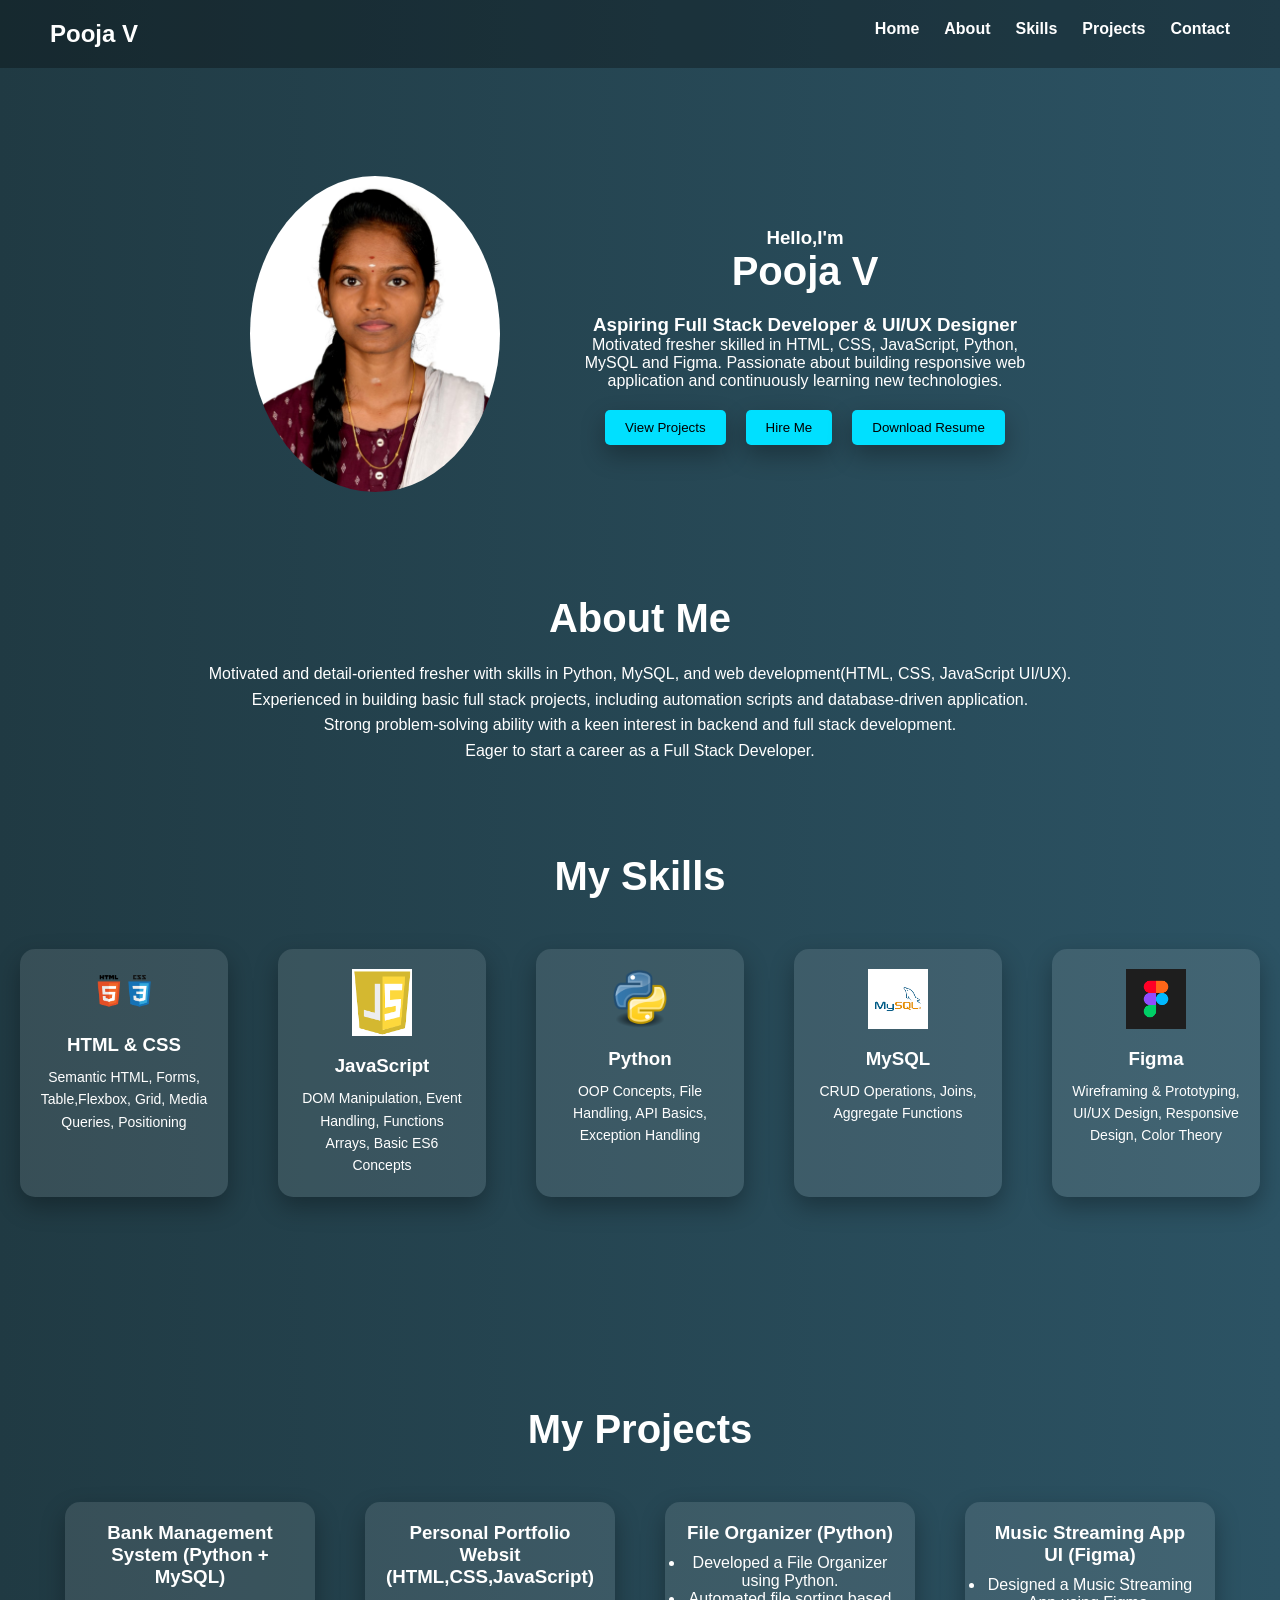
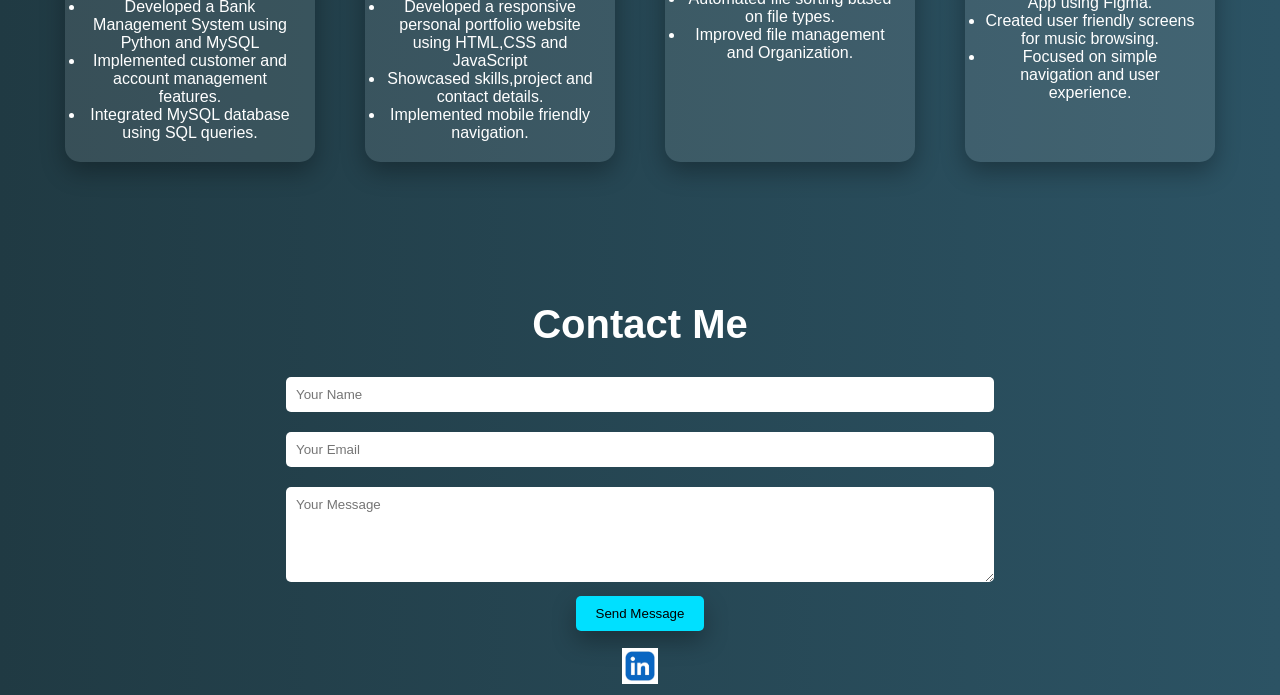
<file: index.html>
<!DOCTYPE html>
<html lang="en">
<head>
    <meta charset="UTF-8">
    <meta name="viewport" content="width=device-width, initial-scale=1.0">
    <title>Portfolio</title>
    <link rel="stylesheet" href="Style sheet.css">
</head>
<body>
    <nav>
        <h2>Pooja V</h2>
        <ul>
            <li><a href="#home">Home</a></li>
            <li><a href="#about">About</a></li>
            <li><a href="#skills ">Skills</a></li>
            <li><a href="#projects">Projects</a></li>
            <li><a href="#contact">Contact</a></li>
        </ul>
    </nav><br>
    <section id="home">
        <div class="hero">
         <div class="hero-img">
            <img src="Profile.jpg.jpeg" alt="portfolio">
        </div>
        <div class="mainpart">
        <h3>Hello,I'm</h3>
        <h1>Pooja V</h1>
        <h3>Aspiring Full Stack Developer & UI/UX Designer</h3>
        <p>Motivated fresher skilled in HTML, CSS, JavaScript, Python, MySQL and Figma.
           Passionate about building responsive web application and continuously learning new technologies.</p>
        <div class="button-container"> 
        <a href="#projects"><button class="btn">View Projects</button></a>
        <a href="#contact"><button class="btn">Hire Me</button></a>
        <a href="Resume.pdf.pdf" download><button class="btn">Download Resume</button></a>
        </div>
        </div>
        </div>
    </section>
    <section id="about" class="About">
        <h1>About Me</h1>
        <p>Motivated and detail-oriented fresher with skills in Python, MySQL, and web development(HTML, CSS, JavaScript UI/UX). <br>
         Experienced in building basic full stack projects, including automation scripts and database-driven application. <br>
         Strong problem-solving ability with a keen interest in backend and full stack development. <br>
         Eager to start a career as a Full Stack Developer.
        </p>
    </section>
    <section id="skills" class="skills-section">
        <h1>My Skills</h1>
        <div class="skills-container">
        <div class="card">
            <img src="HTML and CSS.png" width="60px" height="60px" alt="Html & CSS">
            <h3>HTML & CSS</h3>
            <p>Semantic HTML, Forms, Table,Flexbox, Grid, Media Queries, Positioning</p>
        </div>
        <div class="card">
            <img src="JavaScript.png" width="60px" height="60px" alt="JavaScript">
            <h3>JavaScript</h3>
            <p>DOM Manipulation, Event Handling, Functions Arrays, Basic ES6 Concepts</p>
        </div>
        <div class="card">
            <img src="Python.png" width="60px" height="60px" alt="Python">
            <h3>Python</h3>
            <p>OOP Concepts, File Handling, API Basics, Exception Handling</p>
        </div>
        <div class="card">
            <img src="MySQL.png" width="60px" height="60" alt="My SQL">
            <h3>MySQL</h3>
            <p>CRUD Operations, Joins, Aggregate Functions
            </p>
        </div>
        <div class="card">
            <img src="Figma.png" width="60px" height="60px" alt="Figma">
            <h3>Figma</h3>
            <p>Wireframing & Prototyping,
                UI/UX Design,
                Responsive Design,
                Color Theory
            </p>
        </div>
        </div>
    </section>
    <section id="projects" class="project-section">
        <h1>My Projects</h1>
        <div class="project-container">
        <div class="card">
            <h3>Bank Management System (Python + MySQL)</h3>
            <p><ul>
            <li>Developed a Bank Management System using Python and MySQL</li>
            <li>Implemented customer and account management features.</li>
            <li>Integrated MySQL database using SQL queries.</li></ul>
            </p>
        </div>
        <div class="card">
            <h3>Personal Portfolio Websit (HTML,CSS,JavaScript)</h3>
            <p><ul>
            <li>Developed a responsive personal portfolio website using HTML,CSS and JavaScript</li>
            <li>Showcased skills,project and contact details.</li>
            <li>Implemented mobile friendly navigation.</li></ul>
            </p>
        </div>
        <div class="card">
            <h3>File Organizer (Python)</h3>
            <p><ul>
            <li>Developed a File Organizer using Python.</li>
            <li>Automated file sorting based on file types.</li>
            <li>Improved file management and Organization.</li></ul>
            </p>
        </div>
        <div class="card">
            <h3>Music Streaming App UI (Figma)</h3>
            <p><ul>
            <li>Designed a Music Streaming App using Figma.</li>
            <li>Created user friendly screens for music browsing.</li>
            <li>Focused on simple navigation and user experience.</li></ul>
            </p>
        </div>
        </div>
    </section>
    <section id="contact">
        <h1>Contact Me</h1>
        <form id="contact-form">
        <input type="text" name="from_name" placeholder="Your Name" required><br>
        <input type="email" name="from_email" placeholder="Your Email"><br>
        <textarea rows="5" name="message" placeholder="Your Message"></textarea><br>
        <button class="btn">Send Message</button>
        </form>
        <div class="social-icons">
            <a href="https://www.linkedin.com/in/pooja-veerapandian-3193a228a" target="_blank">
                <img src="LinkedIn.avif" alt="Linkedin">
            </a>
        </div>
    </section>
    <script src="https://cdn.emailjs.com/dist/email.min.js"></script>
    <script>
        (function(){
            emailjs.init("DZtGebrlRN_Kz5y4I");
        })();
        document.getElementById("contact-form").addEventListener("submit",function(e){
            e.preventDefault();
            emailjs.sendForm("service_tgjs6yt","template_8hvvk1m",this).then(() => {alert("Thanks! I'll get back to you soon");},() => {alert("Failed to send message");});
        });
    </script>
</body>
</html>
</file>
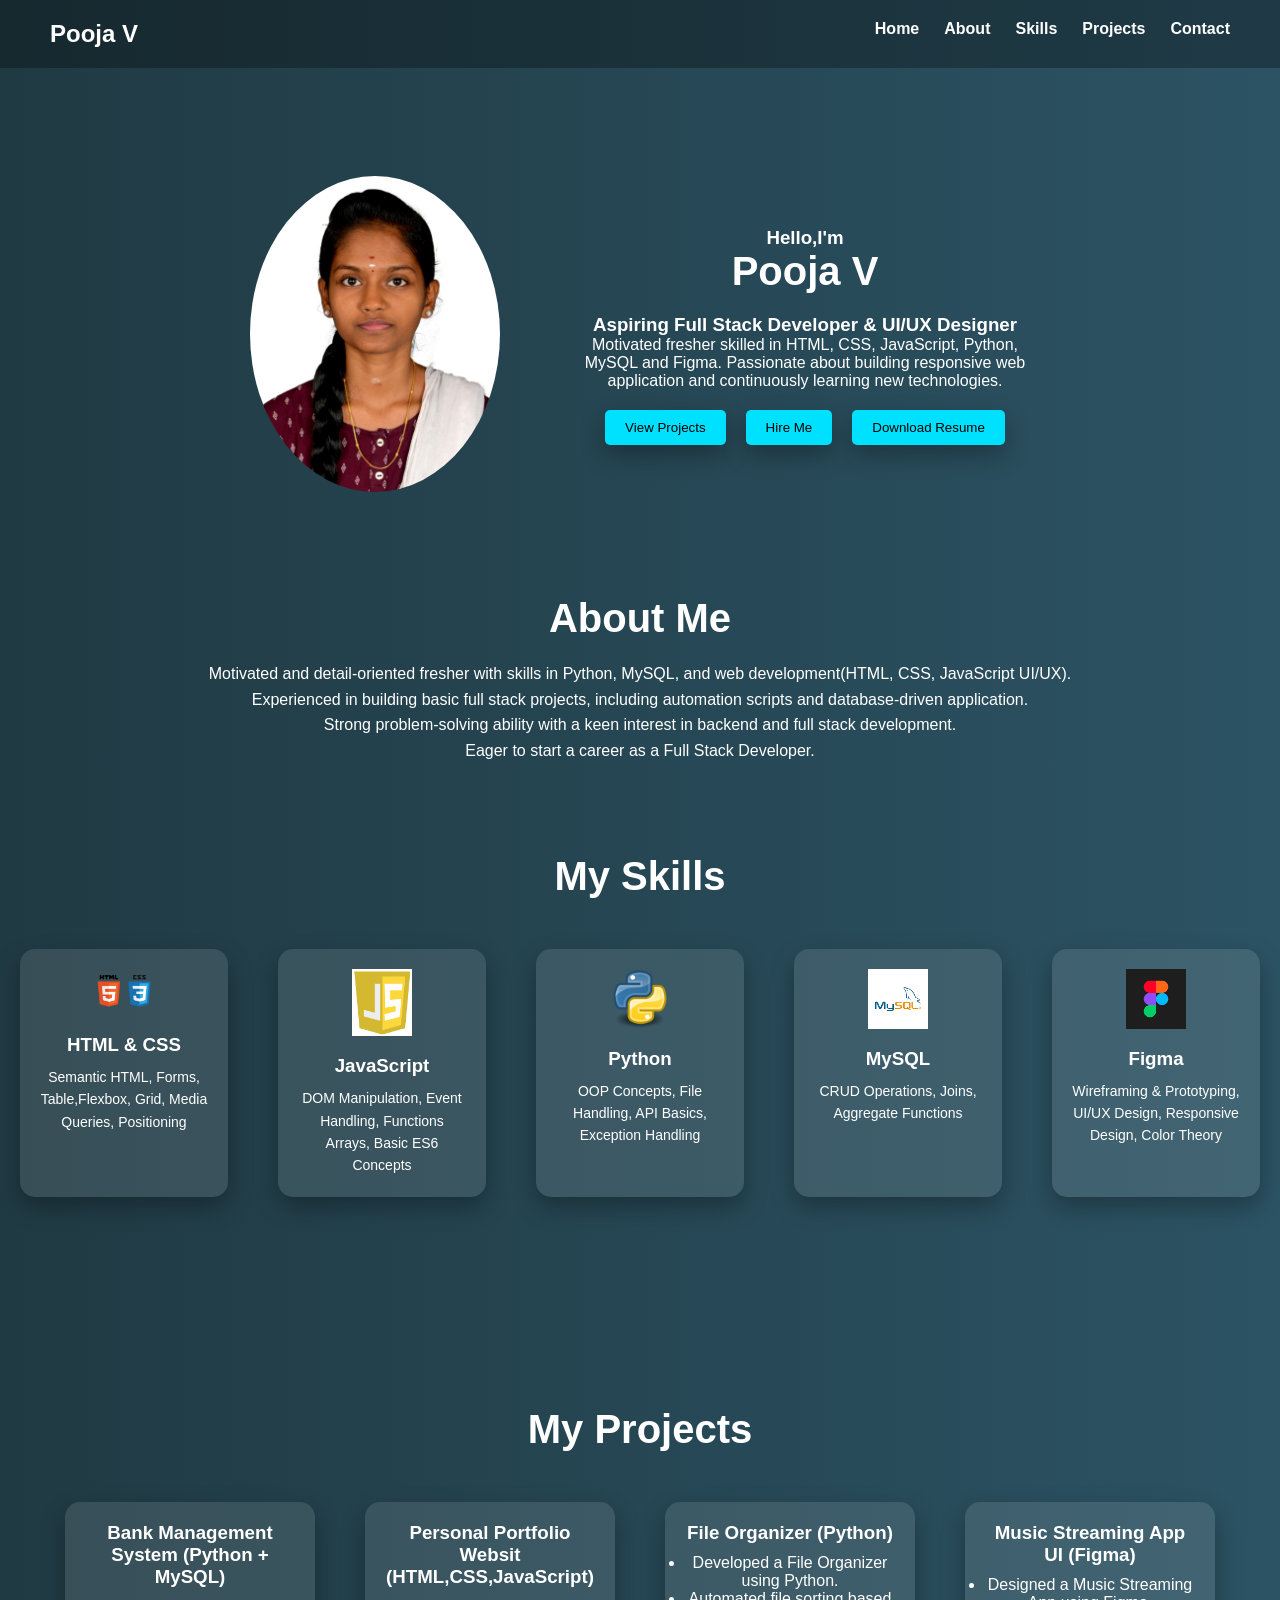
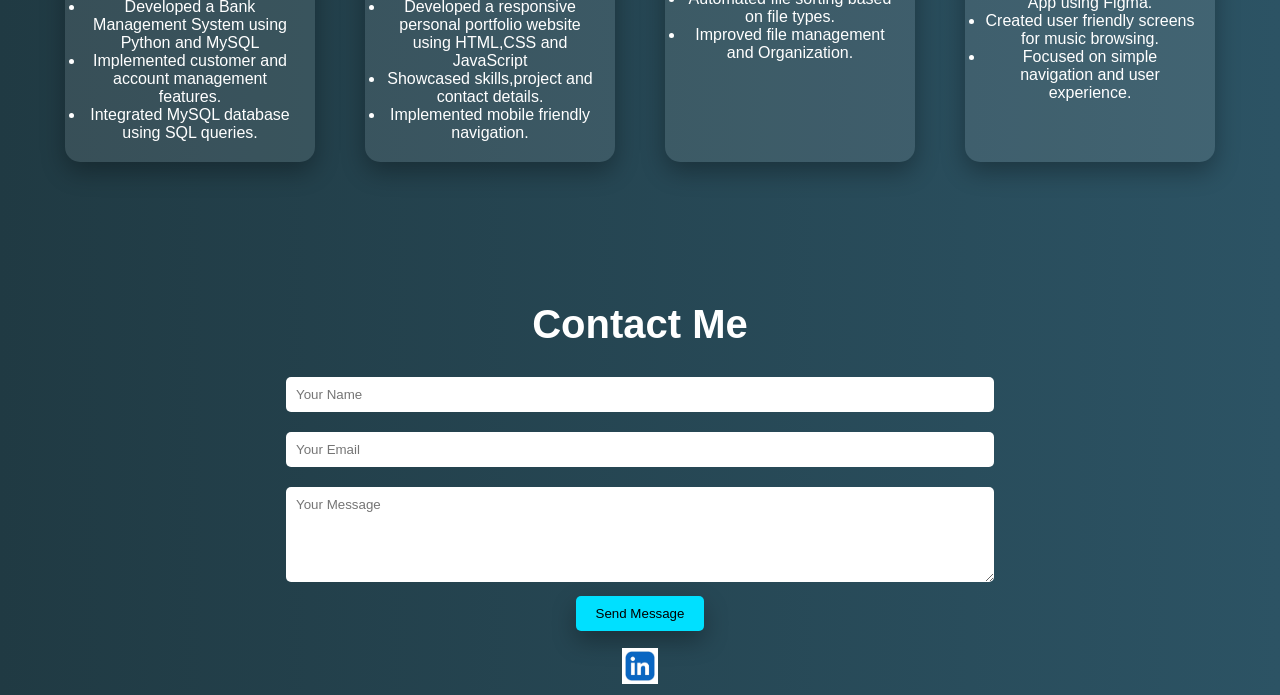
<file: Home.html>
<!DOCTYPE html>
<html lang="en">
<head>
    <meta charset="UTF-8">
    <meta name="viewport" content="width=device-width, initial-scale=1.0">
    <title>Portfolio</title>
    <link rel="stylesheet" href="Style sheet.css">
</head>
<body>
    <nav>
        <h2>Pooja V</h2>
        <div class="menu-toggle" id="menu-toggle">
            <span></span>
            <span></span>
            <span></span>
        </div>
        <ul id="nav-links">
            <li><a href="#home">Home</a></li>
            <li><a href="#about">About</a></li>
            <li><a href="#skills ">Skills</a></li>
            <li><a href="#projects">Projects</a></li>
            <li><a href="#contact">Contact</a></li>
        </ul>
    </nav><br>
    <section id="home">
        <div class="hero">
         <div class="hero-img">
            <img src="Profile.jpg.jpeg" alt="portfolio">
        </div>
        <div class="mainpart">
        <h3>Hello,I'm</h3>
        <h1>Pooja V</h1>
        <h3>Aspiring Full Stack Developer & UI/UX Designer</h3>
        <p>Motivated fresher skilled in HTML, CSS, JavaScript, Python, MySQL and Figma.
           Passionate about building responsive web application and continuously learning new technologies.</p>
        <div class="button-container"> 
        <a href="#projects"><button class="btn">View Projects</button></a>
        <a href="#contact"><button class="btn">Hire Me</button></a>
        <a href="Resume.pdf.pdf" download><button class="btn">Download Resume</button></a>
        </div>
        </div>
        </div>
    </section>
    <section id="about" class="About">
        <h1>About Me</h1>
        <p>Motivated and detail-oriented fresher with skills in Python, MySQL, and web development(HTML, CSS, JavaScript UI/UX). <br>
         Experienced in building basic full stack projects, including automation scripts and database-driven application. <br>
         Strong problem-solving ability with a keen interest in backend and full stack development. <br>
         Eager to start a career as a Full Stack Developer.
        </p>
    </section>
    <section id="skills" class="skills-section">
        <h1>My Skills</h1>
        <div class="skills-container">
        <div class="card">
            <img src="HTML and CSS.png" width="60px" height="60px" alt="Html & CSS">
            <h3>HTML & CSS</h3>
            <p>Semantic HTML, Forms, Table,Flexbox, Grid, Media Queries, Positioning</p>
        </div>
        <div class="card">
            <img src="JavaScript.png" width="60px" height="60px" alt="JavaScript">
            <h3>JavaScript</h3>
            <p>DOM Manipulation, Event Handling, Functions Arrays, Basic ES6 Concepts</p>
        </div>
        <div class="card">
            <img src="Python.png" width="60px" height="60px" alt="Python">
            <h3>Python</h3>
            <p>OOP Concepts, File Handling, API Basics, Exception Handling</p>
        </div>
        <div class="card">
            <img src="MySQL.png" width="60px" height="60" alt="My SQL">
            <h3>MySQL</h3>
            <p>CRUD Operations, Joins, Aggregate Functions
            </p>
        </div>
        <div class="card">
            <img src="Figma.png" width="60px" height="60px" alt="Figma">
            <h3>Figma</h3>
            <p>Wireframing & Prototyping,
                UI/UX Design,
                Responsive Design,
                Color Theory
            </p>
        </div>
        </div>
    </section>
    <section id="projects" class="project-section">
        <h1>My Projects</h1>
        <div class="project-container">
        <div class="card">
            <h3>Bank Management System (Python + MySQL)</h3>
            <p><ul>
            <li>Developed a Bank Management System using Python and MySQL</li>
            <li>Implemented customer and account management features.</li>
            <li>Integrated MySQL database using SQL queries.</li></ul>
            </p>
        </div>
        <div class="card">
            <h3>Personal Portfolio Websit (HTML,CSS,JavaScript)</h3>
            <p><ul>
            <li>Developed a responsive personal portfolio website using HTML,CSS and JavaScript</li>
            <li>Showcased skills,project and contact details.</li>
            <li>Implemented mobile friendly navigation.</li></ul>
            </p>
        </div>
        <div class="card">
            <h3>File Organizer (Python)</h3>
            <p><ul>
            <li>Developed a File Organizer using Python.</li>
            <li>Automated file sorting based on file types.</li>
            <li>Improved file management and Organization.</li></ul>
            </p>
        </div>
        <div class="card">
            <h3>Music Streaming App UI (Figma)</h3>
            <p><ul>
            <li>Designed a Music Streaming App using Figma.</li>
            <li>Created user friendly screens for music browsing.</li>
            <li>Focused on simple navigation and user experience.</li></ul>
            </p>
        </div>
        </div>
    </section>
    <section id="contact">
        <h1>Contact Me</h1>
        <form id="contact-form">
        <input type="text" name="from_name" placeholder="Your Name" required><br>
        <input type="email" name="from_email" placeholder="Your Email"><br>
        <textarea rows="5" name="message" placeholder="Your Message"></textarea><br>
        <button class="btn">Send Message</button>
        </form>
        <div class="social-icons">
            <a href="https://www.linkedin.com/in/pooja-veerapandian-3193a228a" target="_blank">
                <img src="LinkedIn.avif" alt="Linkedin">
            </a>
        </div>
    </section>
    <script src="https://cdn.emailjs.com/dist/email.min.js"></script>
    <script>
        (function(){
            emailjs.init("DZtGebrlRN_Kz5y4I");
        })();
        document.getElementById("contact-form").addEventListener("submit",function(e){
            e.preventDefault();
            emailjs.sendForm("service_tgjs6yt","template_8hvvk1m",this).then(() => {alert("Thanks! I'll get back to you soon");},() => {alert("Failed to send message");});
        });
        const menutoggle = document.getElementById("menu-toggle");
        const navLinks = document.getElementById("nav-links");
        menutoggle.addEventListener("click",() =>
    {
        navLinks.classList.toggle("active");
    });
    </script>
</body>
</html>
</file>
<file: Style sheet.css>
html{
    scroll-behavior: smooth;
}
*{
    margin: 0;
    padding: 0;
    box-sizing: border-box;
    font-family: Arial, Helvetica, sans-serif;
}
body{
    background: #0f2027;
    background: linear-gradient(to right,#203a43,#2c5364);
    color: white;
    overflow-x: hidden;
}
nav{
    display: flex;
    justify-content: space-between;
    padding: 20px 50px;
    background: rgba(0,0,0,0.3);
}
nav ul{
    display: flex;
    list-style: none;
}
nav ul li{
    margin-left: 25px;
}
nav a{
    color: white;
    text-decoration: none;
    font-weight: bold;
}
nav a:hover{
    color: #00e0ff;
}
.hero{
    display: flex;
    justify-content: space-between;
    align-items: center;
    padding: 80px 200px;
}
.hero-img img{
    border-radius: 50%;
    width: 250px;
}
section{    
    padding: 10px 50px;
    text-align: center;
}
.mainpart{
    margin-left: 80px;
}
h1{
    font-size: 40px;
    margin-bottom: 20px;
}
.button-container{
    display: flex;
    justify-content: center;
    gap: 20px;
    align-items: center;
    margin-top: 20px;
}
.btn{
    padding: 10px 20px;
    background: #00e0ff;
    border: none;
    border-radius: 5px;
    cursor: pointer;
    color: black;
    box-shadow: 0 10px 25px rgba(0,0,0,0.3);
    text-decoration: none;
    display: inline-block;
}
@media (max-width: 768px){
    .button-container{
         flex-direction: column;
         gap: 15px;
    }
    .btn{
        width: 80px;
        text-align: center;
    }
}
.skills-section{
    text-align: center;
    padding: 80px 20px;
}
.skills-container{
    display: flex;
    margin: 50px auto;
    justify-content: center;
    gap: 50px;
}
.card{
    background: rgba(255,255,255,0.1);
    padding: 20px 20px;
    border-radius: 15px;
    text-align: center;
    width: 250px;
    
    box-shadow: 0 10px 25px rgba(0,0,0,0.3);
    transition: 0.3s;
}
.card:hover{
    transform: translateY(-10px);
}
.card img{
    max-width: 100px;
    height: auto;
    margin-bottom: 15px;
}
.card h3{
    margin-bottom: 10px;
}
.card p{
    font-size: 14px;
    line-height: 1.6;
}
.project-section{
     text-align: center;
    padding: 80px 20px;
}
.project-container{
    display: flex;
    margin: 50px auto;
    justify-content: center;
    gap: 50px;
}
@media (max-width: 768px){
    .project-container{
         flex-direction: column;
    }
}
.About p{
    line-height: 1.6;
}
input, textarea{
    width: 60%;
    padding: 10px;
    margin: 10px 0;
    border: none;
    border-radius: 5px;
}
.social-icons{
    display: flex;
    justify-content: center;
    align-items: center;
    gap: 20px;
    margin-top: 20px;
}
.social-icons img{
    width: 30px;
    height: 30px;
    transition: 0.3s;
}
.social-icons img{
    transform: scale(1.2);
}
</file>
